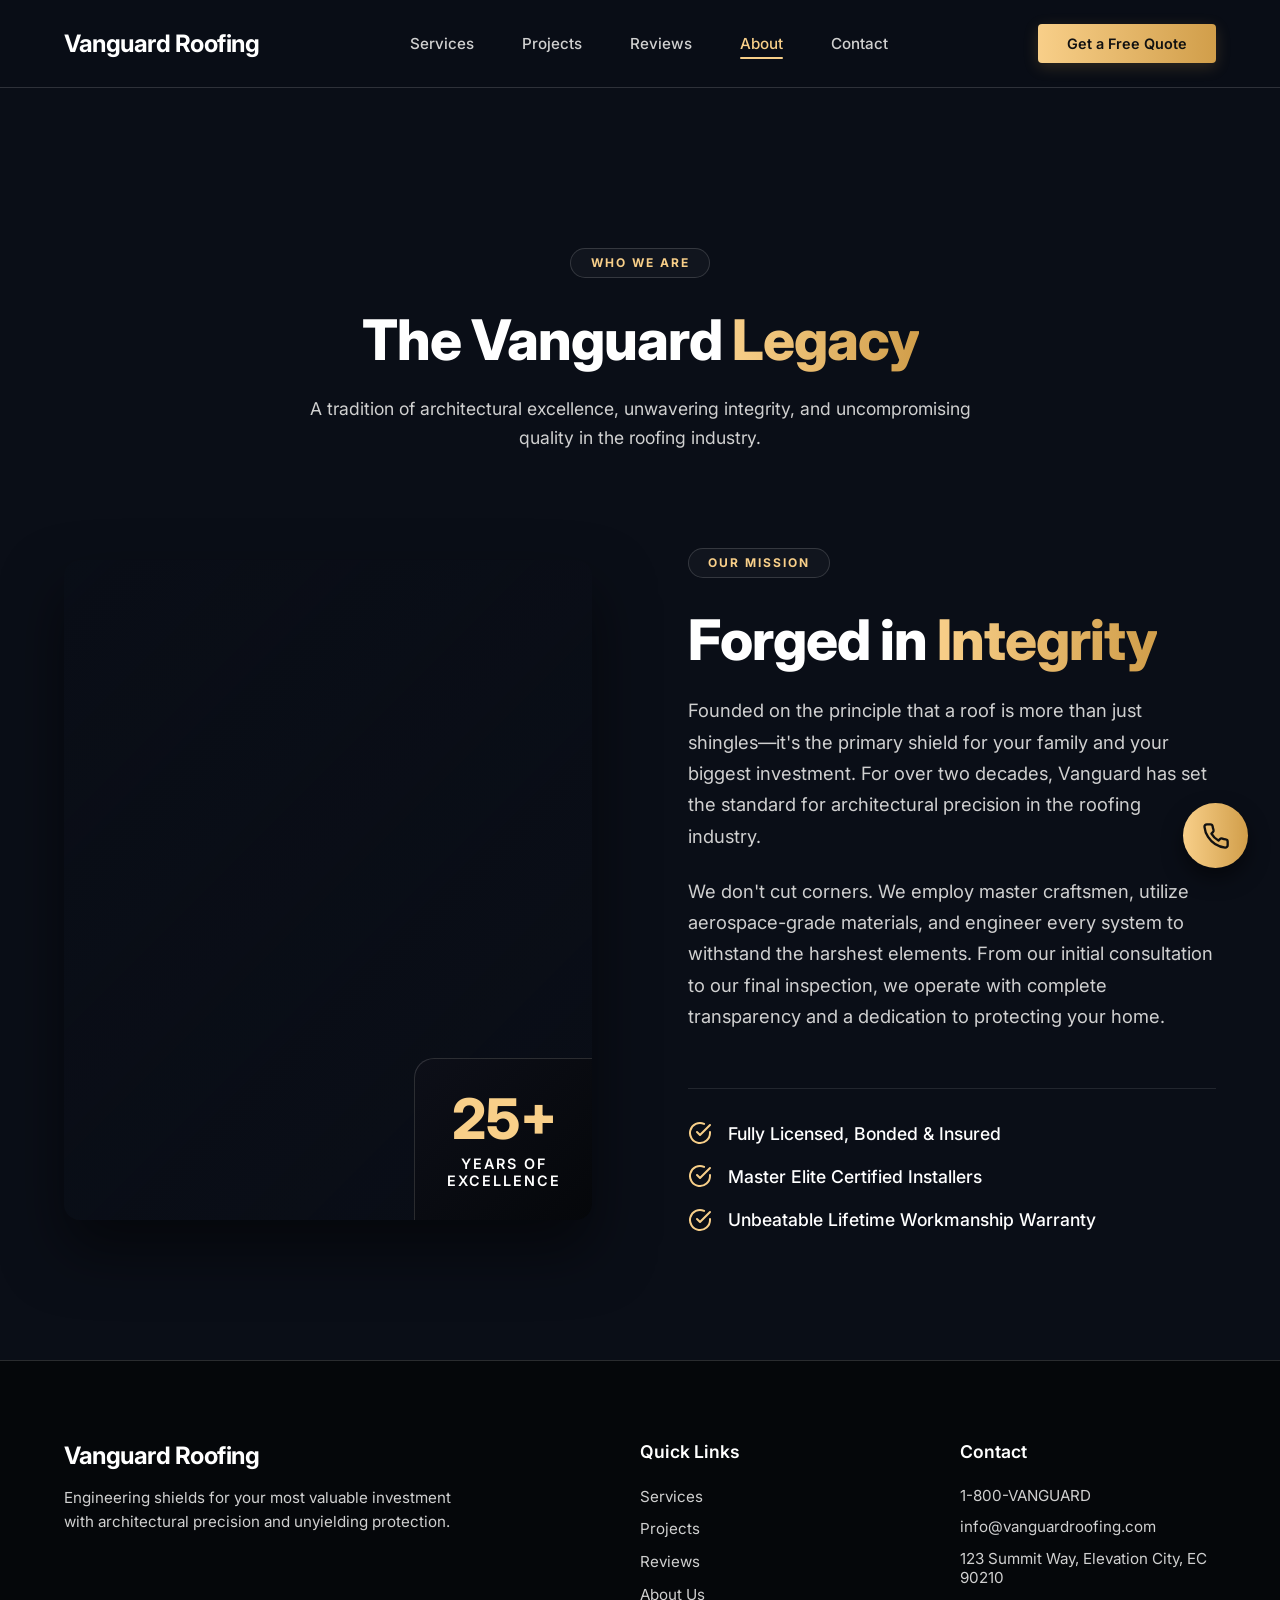
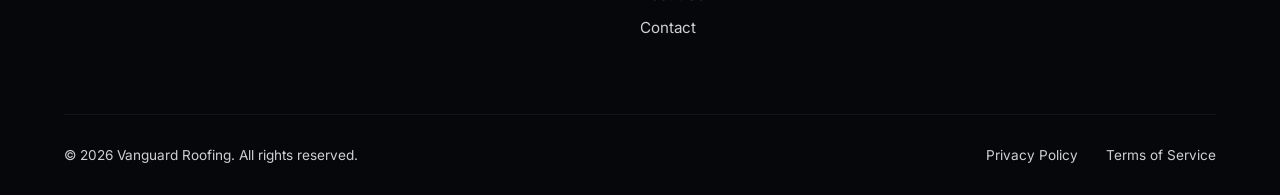
<file: demos/roofing/about.html>
<!DOCTYPE html>
<html lang="en">
<head>
    <meta charset="UTF-8">
    <meta name="viewport" content="width=device-width, initial-scale=1.0">
    <title>About Us - Vanguard Roofing</title>
    <link rel="preconnect" href="https://fonts.googleapis.com">
    <link rel="preconnect" href="https://fonts.gstatic.com" crossorigin>
    <link href="https://fonts.googleapis.com/css2?family=Inter:wght@400;500;600;700;800&display=swap" rel="stylesheet">
    <link rel="stylesheet" href="styles.css">
</head>
<body>
    <!-- Navigation -->
    <nav class="navbar solid-nav">
        <div class="logo">Vanguard Roofing</div>
        <div class="nav-links">
            <a href="index.html">Services</a>
            <a href="portfolio.html">Projects</a>
            <a href="reviews.html">Reviews</a>
            <a href="about.html" class="active">About</a>
            <a href="contact.html">Contact</a>
        </div>
        <a href="#" class="btn btn-quote-nav">Get a Free Quote</a>
    </nav>

    <!-- Header -->
    <header class="portfolio-header animate-on-scroll slide-in-up">
        <div class="tag-pill">WHO WE ARE</div>
        <h1 class="section-title">The Vanguard <span class="gradient-text">Legacy</span></h1>
        <p class="section-subtitle">A tradition of architectural excellence, unwavering integrity, and uncompromising quality in the roofing industry.</p>
    </header>

    <!-- About Section Content -->
    <section class="about-section" style="padding-top: 2rem;">
        <div class="about-container animate-on-scroll slide-in-up">
            <div class="about-image-wrapper">
                <div class="about-image"></div>
                <div class="experience-badge">
                    <span class="exp-years">25+</span>
                    <span class="exp-text">Years of<br>Excellence</span>
                </div>
            </div>
            <div class="about-content">
                <div class="tag-pill">OUR MISSION</div>
                <h2 class="section-title">Forged in <span class="gradient-text">Integrity</span></h2>
                <p class="about-desc">Founded on the principle that a roof is more than just shingles—it's the primary shield for your family and your biggest investment. For over two decades, Vanguard has set the standard for architectural precision in the roofing industry.</p>
                <p class="about-desc">We don't cut corners. We employ master craftsmen, utilize aerospace-grade materials, and engineer every system to withstand the harshest elements. From our initial consultation to our final inspection, we operate with complete transparency and a dedication to protecting your home.</p>
                
                <div class="about-highlights">
                    <div class="highlight-item">
                        <svg width="24" height="24" viewBox="0 0 24 24" fill="none" stroke="var(--gold-start)" stroke-width="2" stroke-linecap="round" stroke-linejoin="round"><path d="M22 11.08V12a10 10 0 1 1-5.93-9.14"></path><polyline points="22 4 12 14.01 9 11.01"></polyline></svg>
                        <span>Fully Licensed, Bonded & Insured</span>
                    </div>
                    <div class="highlight-item">
                        <svg width="24" height="24" viewBox="0 0 24 24" fill="none" stroke="var(--gold-start)" stroke-width="2" stroke-linecap="round" stroke-linejoin="round"><path d="M22 11.08V12a10 10 0 1 1-5.93-9.14"></path><polyline points="22 4 12 14.01 9 11.01"></polyline></svg>
                        <span>Master Elite Certified Installers</span>
                    </div>
                    <div class="highlight-item">
                        <svg width="24" height="24" viewBox="0 0 24 24" fill="none" stroke="var(--gold-start)" stroke-width="2" stroke-linecap="round" stroke-linejoin="round"><path d="M22 11.08V12a10 10 0 1 1-5.93-9.14"></path><polyline points="22 4 12 14.01 9 11.01"></polyline></svg>
                        <span>Unbeatable Lifetime Workmanship Warranty</span>
                    </div>
                </div>
            </div>
        </div>
    </section>

    <!-- Footer Section -->
    <footer class="footer">
        <div class="footer-container">
            <div class="footer-brand">
                <div class="footer-logo">Vanguard Roofing</div>
                <p class="footer-desc">Engineering shields for your most valuable investment with architectural precision and unyielding protection.</p>
            </div>
            <div class="footer-links">
                <h4 class="footer-heading">Quick Links</h4>
                <ul>
                    <li><a href="index.html">Services</a></li>
                    <li><a href="portfolio.html">Projects</a></li>
                    <li><a href="reviews.html">Reviews</a></li>
                    <li><a href="about.html">About Us</a></li>
                    <li><a href="contact.html">Contact</a></li>
                </ul>
            </div>
            <div class="footer-contact">
                <h4 class="footer-heading">Contact</h4>
                <p>1-800-VANGUARD</p>
                <p>info@vanguardroofing.com</p>
                <p>123 Summit Way, Elevation City, EC 90210</p>
            </div>
        </div>
        <div class="footer-bottom">
            <p>&copy; 2026 Vanguard Roofing. All rights reserved.</p>
            <div class="footer-legal">
                <a href="#">Privacy Policy</a>
                <a href="#">Terms of Service</a>
            </div>
        </div>
    </footer>

    <!-- Floating Action Button -->
    <button class="fab-btn btn-quote-main">
        <svg width="28" height="28" viewBox="0 0 24 24" fill="none" stroke="currentColor" stroke-width="2" stroke-linecap="round" stroke-linejoin="round"><path d="M22 16.92v3a2 2 0 0 1-2.18 2 19.79 19.79 0 0 1-8.63-3.07 19.5 19.5 0 0 1-6-6 19.79 19.79 0 0 1-3.07-8.67A2 2 0 0 1 4.11 2h3a2 2 0 0 1 2 1.72 12.84 12.84 0 0 0 .7 2.81 2 2 0 0 1-.45 2.11L8.09 9.91a16 16 0 0 0 6 6l1.27-1.27a2 2 0 0 1 2.11-.45 12.84 12.84 0 0 0 2.81.7A2 2 0 0 1 22 16.92z"></path></svg>
    </button>

    <!-- Quote Modal Setup -->
    <div class="modal-overlay" id="quoteModal">
        <div class="modal-content">
            <button class="close-modal" id="closeModal">&times;</button>
            <h2 class="modal-title">Request a <span class="gradient-text">Quote</span></h2>
            <p class="modal-subtitle">Fill out the form below and our Vanguard team will get back to you within 24 hours.</p>
            <form class="quote-form">
                <div class="form-group">
                    <label for="name">Full Name</label>
                    <input type="text" id="name" placeholder="John Doe" required>
                </div>
                <div class="form-group">
                    <label for="email">Email Address</label>
                    <input type="email" id="email" placeholder="john@example.com" required>
                </div>
                <div class="form-group">
                    <label for="phone">Phone Number</label>
                    <input type="tel" id="phone" placeholder="(555) 123-4567" required>
                </div>
                <div class="form-group">
                    <label for="service">Service Needed</label>
                    <select id="service" required>
                        <option value="">Select a service...</option>
                        <option value="replacement">Complete Roof Replacement</option>
                        <option value="repair">Precision Repair</option>
                        <option value="storm">Storm Damage Restoration</option>
                        <option value="other">Other / Not Sure</option>
                    </select>
                </div>
                <button type="submit" class="btn btn-quote-main" style="width: 100%; margin-top: 1rem;">Submit Request</button>
            </form>
        </div>
    </div>
    
    <script>
        document.addEventListener("DOMContentLoaded", function() {
            const observerOptions = {
                root: null,
                rootMargin: '0px',
                threshold: 0.15
            };

            const observer = new IntersectionObserver((entries, observer) => {
                entries.forEach(entry => {
                    if (entry.isIntersecting) {
                        entry.target.classList.add('is-visible');
                        observer.unobserve(entry.target); 
                    }
                });
            }, observerOptions);

            const animatedElements = document.querySelectorAll('.animate-on-scroll');
            animatedElements.forEach(el => observer.observe(el));

            // Modal Logic
            const modal = document.getElementById('quoteModal');
            const quoteBtns = document.querySelectorAll('.btn-quote-nav, .btn-quote-main, .fab-btn');
            const closeBtn = document.getElementById('closeModal');

            quoteBtns.forEach(btn => {
                if(btn.type !== 'submit') {
                    btn.addEventListener('click', (e) => {
                        e.preventDefault();
                        if (modal) modal.classList.add('active');
                    });
                }
            });

            if (closeBtn) {
                closeBtn.addEventListener('click', () => {
                    modal.classList.remove('active');
                });
            }

            if (modal) {
                modal.addEventListener('click', (e) => {
                    if (e.target === modal) {
                        modal.classList.remove('active');
                    }
                });
            }
        });
    </script>
</body>
</html>
</file>
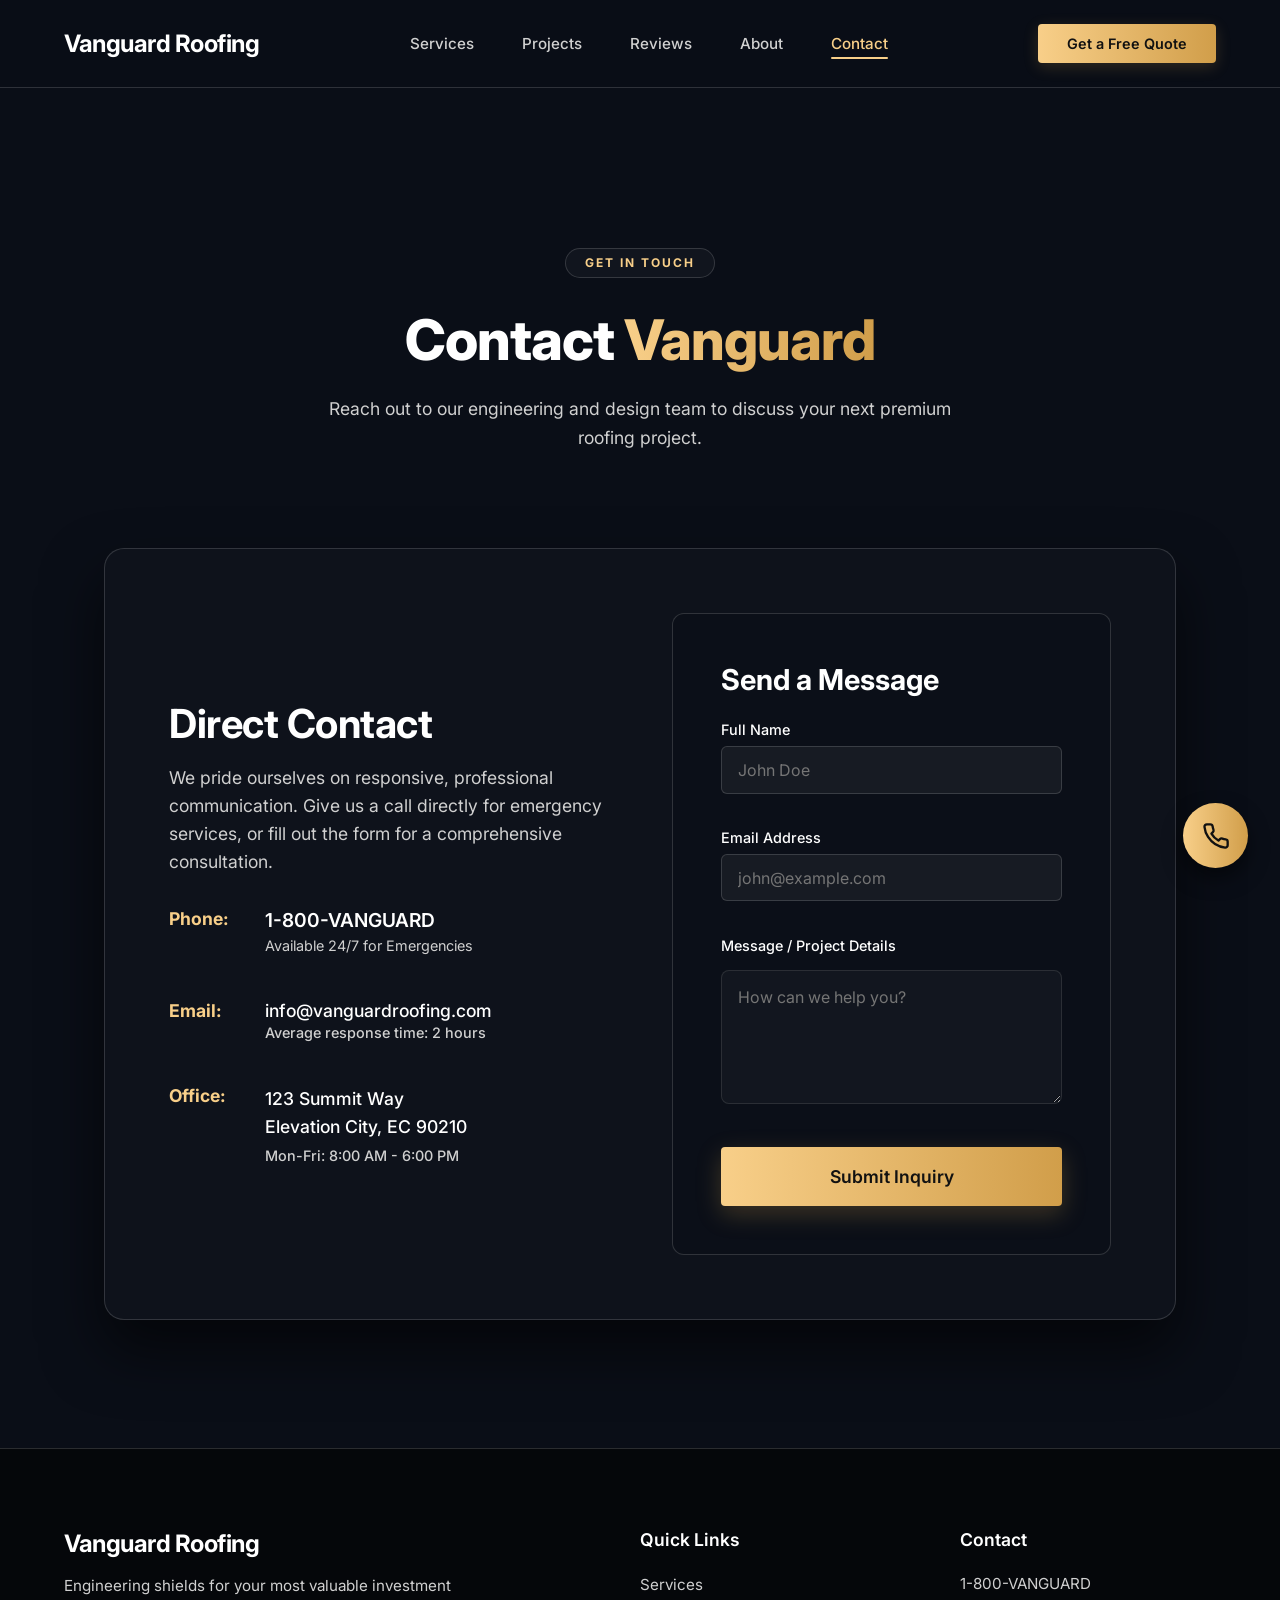
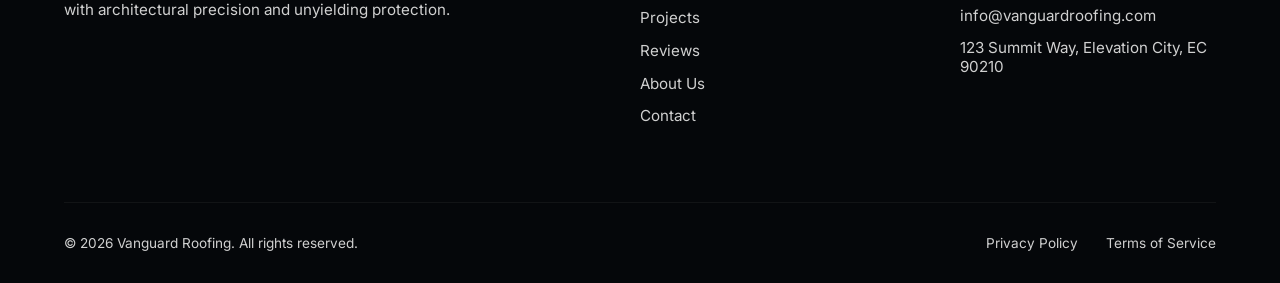
<file: demos/roofing/contact.html>
<!DOCTYPE html>
<html lang="en">
<head>
    <meta charset="UTF-8">
    <meta name="viewport" content="width=device-width, initial-scale=1.0">
    <title>Contact Us - Vanguard Roofing</title>
    <link rel="preconnect" href="https://fonts.googleapis.com">
    <link rel="preconnect" href="https://fonts.gstatic.com" crossorigin>
    <link href="https://fonts.googleapis.com/css2?family=Inter:wght@400;500;600;700;800&display=swap" rel="stylesheet">
    <link rel="stylesheet" href="styles.css">
</head>
<body>
    <!-- Navigation -->
    <nav class="navbar solid-nav">
        <div class="logo">Vanguard Roofing</div>
        <div class="nav-links">
            <a href="index.html">Services</a>
            <a href="portfolio.html">Projects</a>
            <a href="reviews.html">Reviews</a>
            <a href="about.html">About</a>
            <a href="contact.html" class="active">Contact</a>
        </div>
        <a href="#" class="btn btn-quote-nav">Get a Free Quote</a>
    </nav>

    <!-- Header -->
    <header class="portfolio-header animate-on-scroll slide-in-up">
        <div class="tag-pill">GET IN TOUCH</div>
        <h1 class="section-title">Contact <span class="gradient-text">Vanguard</span></h1>
        <p class="section-subtitle">Reach out to our engineering and design team to discuss your next premium roofing project.</p>
    </header>

    <!-- Contact Section -->
    <section class="contact-section" style="padding: 2rem 4rem 8rem; max-width: 1200px; margin: 0 auto;">
        <div class="project-container animate-on-scroll slide-in-up" style="grid-template-columns: 1fr 1fr; align-items: stretch; gap: 4rem;">
            
            <div class="contact-info" style="display: flex; flex-direction: column; justify-content: center;">
                <h3 class="project-title" style="margin-bottom: 1rem;">Direct Contact</h3>
                <p class="project-desc" style="margin-bottom: 2rem;">We pride ourselves on responsive, professional communication. Give us a call directly for emergency services, or fill out the form for a comprehensive consultation.</p>
                
                <div class="about-highlights" style="margin-top: 0; padding-top: 0; border-top: none;">
                    <div class="highlight-item" style="margin-bottom: 1.5rem; align-items: flex-start;">
                        <span style="color: var(--gold-start); font-weight: bold; width: 80px; flex-shrink: 0;">Phone:</span>
                        <span style="font-size: 1.2rem; font-weight: 600;">1-800-VANGUARD<br><span style="font-size: 0.9rem; font-weight: 400; color: var(--text-muted);">Available 24/7 for Emergencies</span></span>
                    </div>
                    <div class="highlight-item" style="margin-bottom: 1.5rem; align-items: flex-start;">
                        <span style="color: var(--gold-start); font-weight: bold; width: 80px; flex-shrink: 0;">Email:</span>
                        <span style="font-size: 1.1rem;">info@vanguardroofing.com<br><span style="font-size: 0.9rem; color: var(--text-muted);">Average response time: 2 hours</span></span>
                    </div>
                    <div class="highlight-item" style="align-items: flex-start;">
                        <span style="color: var(--gold-start); font-weight: bold; width: 80px; flex-shrink: 0;">Office:</span>
                        <span style="font-size: 1.1rem; line-height: 1.6;">123 Summit Way<br>Elevation City, EC 90210<br><span style="font-size: 0.9rem; color: var(--text-muted);">Mon-Fri: 8:00 AM - 6:00 PM</span></span>
                    </div>
                </div>
            </div>

            <div class="contact-form-wrapper" style="background: rgba(10, 14, 23, 0.5); padding: 3rem; border-radius: 12px; border: 1px solid var(--glass-border); display: flex; flex-direction: column; justify-content: center;">
                <h3 style="font-size: 1.8rem; font-weight: 700; color: var(--text-main); margin-bottom: 1.5rem;">Send a Message</h3>
                <form class="quote-form">
                    <div class="form-group" style="margin-bottom: 1rem;">
                        <label for="contact-name">Full Name</label>
                        <input type="text" id="contact-name" placeholder="John Doe" required>
                    </div>
                    <div class="form-group" style="margin-bottom: 1rem;">
                        <label for="contact-email">Email Address</label>
                        <input type="email" id="contact-email" placeholder="john@example.com" required>
                    </div>
                    <div class="form-group" style="margin-bottom: 1.5rem;">
                        <label for="contact-message">Message / Project Details</label>
                        <textarea id="contact-message" placeholder="How can we help you?" rows="5" style="width: 100%; padding: 1rem; border: 1px solid rgba(255, 255, 255, 0.1); border-radius: 8px; background: rgba(255, 255, 255, 0.03); color: var(--text-main); font-family: inherit; font-size: 1rem; margin-top: 0.5rem; transition: all 0.3s ease; resize: vertical;"></textarea>
                    </div>
                    <button type="submit" class="btn btn-quote-main" style="width: 100%;">Submit Inquiry</button>
                </form>
            </div>

        </div>
    </section>

    <!-- Footer Section -->
    <footer class="footer">
        <div class="footer-container">
            <div class="footer-brand">
                <div class="footer-logo">Vanguard Roofing</div>
                <p class="footer-desc">Engineering shields for your most valuable investment with architectural precision and unyielding protection.</p>
            </div>
            <div class="footer-links">
                <h4 class="footer-heading">Quick Links</h4>
                <ul>
                    <li><a href="index.html">Services</a></li>
                    <li><a href="portfolio.html">Projects</a></li>
                    <li><a href="reviews.html">Reviews</a></li>
                    <li><a href="about.html">About Us</a></li>
                    <li><a href="contact.html">Contact</a></li>
                </ul>
            </div>
            <div class="footer-contact">
                <h4 class="footer-heading">Contact</h4>
                <p>1-800-VANGUARD</p>
                <p>info@vanguardroofing.com</p>
                <p>123 Summit Way, Elevation City, EC 90210</p>
            </div>
        </div>
        <div class="footer-bottom">
            <p>&copy; 2026 Vanguard Roofing. All rights reserved.</p>
            <div class="footer-legal">
                <a href="#">Privacy Policy</a>
                <a href="#">Terms of Service</a>
            </div>
        </div>
    </footer>

    <!-- Floating Action Button -->
    <button class="fab-btn btn-quote-main">
        <svg width="28" height="28" viewBox="0 0 24 24" fill="none" stroke="currentColor" stroke-width="2" stroke-linecap="round" stroke-linejoin="round"><path d="M22 16.92v3a2 2 0 0 1-2.18 2 19.79 19.79 0 0 1-8.63-3.07 19.5 19.5 0 0 1-6-6 19.79 19.79 0 0 1-3.07-8.67A2 2 0 0 1 4.11 2h3a2 2 0 0 1 2 1.72 12.84 12.84 0 0 0 .7 2.81 2 2 0 0 1-.45 2.11L8.09 9.91a16 16 0 0 0 6 6l1.27-1.27a2 2 0 0 1 2.11-.45 12.84 12.84 0 0 0 2.81.7A2 2 0 0 1 22 16.92z"></path></svg>
    </button>

    <!-- Quote Modal Setup -->
    <div class="modal-overlay" id="quoteModal">
        <div class="modal-content">
            <button class="close-modal" id="closeModal">&times;</button>
            <h2 class="modal-title">Request a <span class="gradient-text">Quote</span></h2>
            <p class="modal-subtitle">Fill out the form below and our Vanguard team will get back to you within 24 hours.</p>
            <form class="quote-form">
                <div class="form-group">
                    <label for="name">Full Name</label>
                    <input type="text" id="name" placeholder="John Doe" required>
                </div>
                <div class="form-group">
                    <label for="email">Email Address</label>
                    <input type="email" id="email" placeholder="john@example.com" required>
                </div>
                <div class="form-group">
                    <label for="phone">Phone Number</label>
                    <input type="tel" id="phone" placeholder="(555) 123-4567" required>
                </div>
                <div class="form-group">
                    <label for="service">Service Needed</label>
                    <select id="service" required>
                        <option value="">Select a service...</option>
                        <option value="replacement">Complete Roof Replacement</option>
                        <option value="repair">Precision Repair</option>
                        <option value="storm">Storm Damage Restoration</option>
                        <option value="other">Other / Not Sure</option>
                    </select>
                </div>
                <button type="submit" class="btn btn-quote-main" style="width: 100%; margin-top: 1rem;">Submit Request</button>
            </form>
        </div>
    </div>
    
    <script>
        document.addEventListener("DOMContentLoaded", function() {
            const observerOptions = {
                root: null,
                rootMargin: '0px',
                threshold: 0.15
            };

            const observer = new IntersectionObserver((entries, observer) => {
                entries.forEach(entry => {
                    if (entry.isIntersecting) {
                        entry.target.classList.add('is-visible');
                        observer.unobserve(entry.target); 
                    }
                });
            }, observerOptions);

            const animatedElements = document.querySelectorAll('.animate-on-scroll');
            animatedElements.forEach(el => observer.observe(el));

            // Modal Logic
            const modal = document.getElementById('quoteModal');
            const quoteBtns = document.querySelectorAll('.btn-quote-nav, .btn-quote-main, .fab-btn');
            const closeBtn = document.getElementById('closeModal');

            quoteBtns.forEach(btn => {
                if(btn.type !== 'submit') {
                    btn.addEventListener('click', (e) => {
                        e.preventDefault();
                        if (modal) modal.classList.add('active');
                    });
                }
            });

            if (closeBtn) {
                closeBtn.addEventListener('click', () => {
                    modal.classList.remove('active');
                });
            }

            if (modal) {
                modal.addEventListener('click', (e) => {
                    if (e.target === modal) {
                        modal.classList.remove('active');
                    }
                });
            }
            
            // Textarea focus styles
            const textarea = document.getElementById('contact-message');
            if(textarea) {
                textarea.addEventListener('focus', () => {
                    textarea.style.borderColor = 'var(--gold-start)';
                    textarea.style.background = 'rgba(255, 255, 255, 0.05)';
                    textarea.style.boxShadow = '0 0 0 2px rgba(220, 172, 86, 0.2)';
                });
                textarea.addEventListener('blur', () => {
                    textarea.style.borderColor = 'rgba(255, 255, 255, 0.1)';
                    textarea.style.boxShadow = 'none';
                });
            }
        });
    </script>
</body>
</html>
</file>
<file: demos/roofing/styles.css>
@import url('https://fonts.googleapis.com/css2?family=Inter:wght@400;500;600;700;800&display=swap');

:root {
    --gold-start: #f8cf89;
    --gold-end: #d19e4a;
    --text-main: #ffffff;
    --text-muted: #d0d0d0;
    --glass-bg: rgba(255, 255, 255, 0.05);
    --glass-border: rgba(255, 255, 255, 0.15);
}

* {
    margin: 0;
    padding: 0;
    box-sizing: border-box;
    font-family: 'Inter', sans-serif;
}

body {
    background-color: #0a0e17;
    color: var(--text-main);
    overflow-x: hidden;
}

/* Hero Section */
.hero-section {
    position: relative;
    width: 100%;
    min-height: 100vh;
    display: flex;
    flex-direction: column;
    overflow: hidden;
    background-image: linear-gradient(
        to right, 
        rgba(10, 14, 23, 0.9) 0%,
        rgba(10, 14, 23, 0.6) 50%,
        rgba(10, 14, 23, 0.2) 100%
    ), url('images/roofing-hero-rooftop-upscaled.png');
    background-size: cover;
    background-position: center;
    background-repeat: no-repeat;
}

.hero-section::before {
    content: '';
    position: absolute;
    inset: 0;
    z-index: 1;
    background: linear-gradient(
        to right,
        rgba(10, 14, 23, 0.9) 0%,
        rgba(10, 14, 23, 0.58) 50%,
        rgba(10, 14, 23, 0.18) 100%
    );
    pointer-events: none;
}

.hero-video {
    position: absolute;
    inset: 0;
    width: 100%;
    height: 100%;
    object-fit: cover;
    object-position: center;
    z-index: 0;
}

/* Navbar */
.navbar {
    display: flex;
    justify-content: space-between;
    align-items: center;
    padding: 1.5rem 4rem;
    width: 100%;
    border-bottom: 1px solid var(--glass-border);
    /* subtle gradient for nav */
    background: linear-gradient(to bottom, rgba(10, 14, 23, 0.8), rgba(10, 14, 23, 0.0));
    backdrop-filter: blur(4px);
    -webkit-backdrop-filter: blur(4px);
    position: relative;
    z-index: 10;
}

.logo {
    font-size: 1.5rem;
    font-weight: 700;
    letter-spacing: -0.5px;
    color: var(--text-main);
}

.nav-links {
    display: flex;
    gap: 3rem;
}

.nav-links a {
    color: var(--text-muted);
    text-decoration: none;
    font-size: 0.95rem;
    font-weight: 500;
    transition: color 0.3s ease;
    position: relative;
}

.nav-links a:hover, .nav-links a.active {
    color: var(--gold-start);
}

.nav-links a.active::after {
    content: '';
    position: absolute;
    bottom: -6px;
    left: 0;
    width: 100%;
    height: 2px;
    background: var(--gold-start);
    border-radius: 2px;
}

/* Buttons */
.btn {
    display: inline-flex;
    align-items: center;
    justify-content: center;
    border-radius: 4px;
    font-weight: 600;
    text-decoration: none;
    transition: all 0.3s ease;
    cursor: pointer;
}

.btn-quote-nav {
    background: linear-gradient(90deg, var(--gold-start) 0%, var(--gold-end) 100%);
    color: #111;
    font-size: 0.9rem;
    padding: 0.7rem 1.8rem;
    box-shadow: 0 4px 15px rgba(209, 158, 74, 0.2);
}

.btn-quote-nav:hover {
    box-shadow: 0 6px 20px rgba(209, 158, 74, 0.4);
    transform: translateY(-2px);
}

.btn-quote-main {
    background: linear-gradient(90deg, var(--gold-start) 0%, var(--gold-end) 100%);
    color: #111;
    font-size: 1.1rem;
    padding: 1.2rem 2.8rem;
    box-shadow: 0 8px 25px rgba(209, 158, 74, 0.25);
    border: none;
}

.btn-quote-main:hover {
    box-shadow: 0 10px 30px rgba(209, 158, 74, 0.4);
    transform: translateY(-2px);
}

.btn-portfolio {
    background: rgba(255, 255, 255, 0.05);
    color: var(--text-main);
    font-size: 1.1rem;
    padding: 1.2rem 2.8rem;
    border: 1px solid var(--glass-border);
    backdrop-filter: blur(10px);
    -webkit-backdrop-filter: blur(10px);
}

.btn-portfolio:hover {
    background: rgba(255, 255, 255, 0.1);
    border-color: rgba(255, 255, 255, 0.3);
    transform: translateY(-2px);
}

/* Hero Content */
.hero-content {
    flex: 1;
    display: flex;
    flex-direction: column;
    justify-content: center;
    padding: 0 4rem;
    max-width: 1200px;
    z-index: 5;
    margin-top: -5vh;
}

.tag-pill {
    display: inline-block;
    align-self: flex-start;
    padding: 0.4rem 1.2rem;
    border-radius: 30px;
    background: rgba(255, 255, 255, 0.03);
    border: 1px solid var(--glass-border);
    backdrop-filter: blur(8px);
    -webkit-backdrop-filter: blur(8px);
    font-size: 0.75rem;
    font-weight: 700;
    letter-spacing: 2px;
    color: var(--gold-start);
    text-transform: uppercase;
    margin-bottom: 2rem;
}

.hero-heading {
    font-size: 5rem;
    font-weight: 800;
    line-height: 1.05;
    letter-spacing: -2px;
    margin-bottom: 1.8rem;
    text-shadow: 0 4px 20px rgba(0,0,0,0.4);
}

.gradient-text {
    background: linear-gradient(90deg, var(--gold-start) 0%, var(--gold-end) 100%);
    -webkit-background-clip: text;
    -webkit-text-fill-color: transparent;
    background-clip: text;
}

.hero-subtext {
    font-size: 1.15rem;
    line-height: 1.6;
    color: var(--text-muted);
    margin-bottom: 2.5rem;
    max-width: 600px;
    text-shadow: 0 2px 10px rgba(0,0,0,0.5);
    font-weight: 400;
}

.hero-actions {
    display: flex;
    gap: 1.5rem;
}

/* Responsive */
@media (max-width: 992px) {
    .hero-heading {
        font-size: 4rem;
    }
    
    .nav-links {
        display: none;
    }
}

@media (max-width: 768px) {
    .navbar {
        padding: 1.2rem 2rem;
    }
    
    .hero-content {
        padding: 0 2rem;
        margin-top: 0;
    }
    
    .hero-heading {
        font-size: 3rem;
    }
    
    .hero-subtext {
        font-size: 1rem;
    }
    
    .hero-actions {
        flex-direction: column;
        gap: 1rem;
    }
    
    .btn {
        width: 100%;
    }
}

/* Services Section */
.services-section {
    padding: 8rem 4rem;
    max-width: 1400px;
    margin: 0 auto;
    position: relative;
    z-index: 2;
}

.services-header {
    text-align: center;
    margin-bottom: 6rem;
    max-width: 800px;
    margin-left: auto;
    margin-right: auto;
}

.section-title {
    font-size: 3.5rem;
    font-weight: 800;
    line-height: 1.1;
    letter-spacing: -1px;
    margin-bottom: 1.5rem;
}

.section-subtitle {
    font-size: 1.1rem;
    color: var(--text-muted);
    line-height: 1.6;
}

.service-list {
    display: flex;
    flex-direction: column;
    gap: 8rem;
}

.service-item {
    display: grid;
    grid-template-columns: 1fr 1fr;
    gap: 6rem;
    align-items: center;
}

.service-item.reverse .service-image-wrapper {
    order: 2;
}

.service-item.reverse .service-content {
    order: 1;
}

.service-image-wrapper {
    position: relative;
    border-radius: 12px;
    overflow: hidden;
    aspect-ratio: 4/3;
    border: 1px solid var(--glass-border);
    box-shadow: 0 20px 40px rgba(0,0,0,0.5);
}

.service-image {
    width: 100%;
    height: 100%;
    background-size: cover;
    background-position: center;
    transition: transform 0.5s ease;
}

.service-image-wrapper:hover .service-image {
    transform: scale(1.05);
}

/* Elegant dark gradients combined with images */
.placeholder-img-1 { 
    background: linear-gradient(135deg, rgba(10, 14, 23, 0.4) 0%, rgba(10, 14, 23, 0.8) 100%), url('https://images.unsplash.com/photo-1600585154340-be6161a56a0c?ixlib=rb-4.0.3&auto=format&fit=crop&w=1000&q=80'); 
    background-size: cover;
    background-position: center;
}
.placeholder-img-2 { 
    background: linear-gradient(135deg, rgba(10, 14, 23, 0.4) 0%, rgba(10, 14, 23, 0.8) 100%), url('https://images.unsplash.com/photo-1504307651254-35680f356dfd?ixlib=rb-4.0.3&auto=format&fit=crop&w=1000&q=80'); 
    background-size: cover;
    background-position: center;
}
.placeholder-img-3 { 
    background: linear-gradient(135deg, rgba(10, 14, 23, 0.4) 0%, rgba(10, 14, 23, 0.8) 100%), url('https://images.unsplash.com/photo-1527018601619-a508a2be00cd?ixlib=rb-4.0.3&auto=format&fit=crop&w=1000&q=80'); 
    background-size: cover;
    background-position: center;
}

/* Animations */
.animate-on-scroll {
    opacity: 0;
    transition: opacity 0.8s cubic-bezier(0.16, 1, 0.3, 1), transform 0.8s cubic-bezier(0.16, 1, 0.3, 1);
    will-change: opacity, transform;
}

.fade-in {
    opacity: 0;
}
.fade-in.is-visible {
    opacity: 1;
}

.slide-in-left {
    transform: translateX(-50px);
}
.slide-in-left.is-visible {
    opacity: 1;
    transform: translateX(0);
}

.slide-in-right {
    transform: translateX(50px);
}
.slide-in-right.is-visible {
    opacity: 1;
    transform: translateX(0);
}

.slide-in-up {
    transform: translateY(50px);
}
.slide-in-up.is-visible {
    opacity: 1;
    transform: translateY(0);
}

.service-content {
    display: flex;
    flex-direction: column;
    align-items: flex-start;
}

.service-title {
    font-size: 2.5rem;
    font-weight: 700;
    margin-bottom: 1.5rem;
    letter-spacing: -0.5px;
}

.service-desc {
    font-size: 1.1rem;
    color: var(--text-muted);
    line-height: 1.6;
    margin-bottom: 2rem;
}

.service-features {
    list-style: none;
    margin-bottom: 2.5rem;
    display: flex;
    flex-direction: column;
    gap: 1rem;
}

.service-features li {
    display: flex;
    align-items: center;
    gap: 1rem;
    font-size: 1.05rem;
    color: var(--text-main);
    font-weight: 500;
}

.service-features li::before {
    content: '';
    display: block;
    width: 20px;
    height: 2px;
    background: var(--gold-start);
}

.btn-text {
    color: var(--gold-start);
    text-decoration: none;
    font-weight: 600;
    font-size: 1.1rem;
    display: flex;
    align-items: center;
    gap: 0.5rem;
    transition: all 0.3s ease;
}

.btn-text:hover {
    color: var(--gold-end);
    gap: 0.8rem;
}

@media (max-width: 992px) {
    .service-item, .service-item.reverse {
        grid-template-columns: 1fr;
        gap: 3rem;
    }
    
    .service-item.reverse .service-image-wrapper {
        order: 1;
    }
    
    .service-item.reverse .service-content {
        order: 2;
    }
    
    .section-title {
        font-size: 2.8rem;
    }
    
    .services-section {
        padding: 6rem 2rem;
    }
}

/* Future Project Section */
.future-project-section {
    padding: 8rem 4rem;
    max-width: 1400px;
    margin: 0 auto;
    position: relative;
    z-index: 2;
}

.project-container {
    display: grid;
    grid-template-columns: 1fr 1.2fr;
    gap: 4rem;
    align-items: center;
    background: rgba(255, 255, 255, 0.02);
    border: 1px solid var(--glass-border);
    border-radius: 20px;
    padding: 4rem;
    box-shadow: 0 30px 60px rgba(0,0,0,0.6);
}

.project-content {
    display: flex;
    flex-direction: column;
    align-items: flex-start;
}

.project-title {
    font-size: 2.5rem;
    font-weight: 700;
    margin-bottom: 1.5rem;
    letter-spacing: -0.5px;
    color: var(--text-main);
}

.project-desc {
    font-size: 1.1rem;
    color: var(--text-muted);
    line-height: 1.6;
    margin-bottom: 2.5rem;
}

.project-stats {
    display: flex;
    gap: 3rem;
    margin-bottom: 3rem;
    flex-wrap: wrap;
}

.stat-item {
    display: flex;
    flex-direction: column;
    gap: 0.5rem;
}

.stat-value {
    font-size: 2rem;
    font-weight: 800;
    color: var(--gold-start);
    line-height: 1;
}

.stat-label {
    font-size: 0.85rem;
    text-transform: uppercase;
    letter-spacing: 1px;
    color: var(--text-muted);
    font-weight: 600;
}

.project-image-wrapper {
    position: relative;
    border-radius: 12px;
    overflow: hidden;
    aspect-ratio: 16/10;
    box-shadow: 0 20px 40px rgba(0,0,0,0.4);
}

.project-image {
    width: 100%;
    height: 100%;
    background: linear-gradient(135deg, rgba(10, 14, 23, 0.2) 0%, rgba(10, 14, 23, 0.6) 100%), url('https://images.unsplash.com/photo-1512917774080-9991f1c4c750?ixlib=rb-4.0.3&auto=format&fit=crop&w=1000&q=80');
    background-size: cover;
    background-position: center;
    transition: transform 0.5s ease;
}

.project-container:hover .project-image {
    transform: scale(1.05);
}

@media (max-width: 992px) {
    .project-container {
        grid-template-columns: 1fr;
        padding: 2rem;
        gap: 3rem;
    }
    
    .future-project-section {
        padding: 6rem 2rem;
    }
}

/* Reviews Section */
.reviews-section {
    padding: 8rem 4rem;
    max-width: 1400px;
    margin: 0 auto;
    position: relative;
    z-index: 2;
}

.reviews-grid {
    display: grid;
    grid-template-columns: repeat(3, 1fr);
    gap: 2.5rem;
}

.review-card {
    background: rgba(255, 255, 255, 0.03);
    border: 1px solid var(--glass-border);
    border-radius: 16px;
    padding: 2.5rem;
    display: flex;
    flex-direction: column;
    justify-content: space-between;
    transition: transform 0.3s ease, box-shadow 0.3s ease;
}

.review-card:hover {
    transform: translateY(-5px);
    box-shadow: 0 15px 30px rgba(0,0,0,0.4);
    background: rgba(255, 255, 255, 0.05);
}

.stars {
    color: var(--gold-start);
    font-size: 1.5rem;
    letter-spacing: 2px;
    margin-bottom: 1.5rem;
}

.review-text {
    font-size: 1.05rem;
    line-height: 1.6;
    color: var(--text-muted);
    margin-bottom: 2rem;
    font-style: italic;
    flex-grow: 1;
}

.reviewer {
    display: flex;
    align-items: center;
    gap: 1rem;
    border-top: 1px solid rgba(255, 255, 255, 0.1);
    padding-top: 1.5rem;
}

.reviewer-img {
    width: 50px;
    height: 50px;
    border-radius: 50%;
    object-fit: cover;
    border: 2px solid var(--gold-start);
}

.reviewer-info {
    display: flex;
    flex-direction: column;
}

.reviewer-name {
    font-weight: 700;
    font-size: 1rem;
    color: var(--text-main);
}

.reviewer-location {
    font-size: 0.85rem;
    color: var(--gold-end);
}

@media (max-width: 992px) {
    .reviews-grid {
        grid-template-columns: 1fr 1fr;
    }
}

@media (max-width: 768px) {
    .reviews-grid {
        grid-template-columns: 1fr;
    }
    .reviews-section {
        padding: 6rem 2rem;
    }
}

/* About Section */
.about-section {
    padding: 8rem 4rem;
    max-width: 1400px;
    margin: 0 auto;
    position: relative;
    z-index: 2;
}

.about-container {
    display: grid;
    grid-template-columns: 1fr 1fr;
    gap: 6rem;
    align-items: center;
}

.about-image-wrapper {
    position: relative;
    border-radius: 16px;
    overflow: hidden;
    aspect-ratio: 4/5;
    box-shadow: 0 30px 60px rgba(0,0,0,0.5);
}

.about-image {
    width: 100%;
    height: 100%;
    background: linear-gradient(135deg, rgba(10, 14, 23, 0.2) 0%, rgba(10, 14, 23, 0.6) 100%), url('https://images.unsplash.com/photo-1541888086425-d81bb19240f5?ixlib=rb-4.0.3&auto=format&fit=crop&w=1000&q=80');
    background-size: cover;
    background-position: center;
}

.experience-badge {
    position: absolute;
    bottom: -1px;
    right: -1px;
    background: linear-gradient(135deg, #0d0f18 0%, #05070a 100%);
    padding: 2rem;
    border-top-left-radius: 20px;
    display: flex;
    flex-direction: column;
    align-items: center;
    border-top: 1px solid var(--glass-border);
    border-left: 1px solid var(--glass-border);
}

.exp-years {
    font-size: 3.5rem;
    font-weight: 800;
    line-height: 1;
    color: var(--gold-start);
    margin-bottom: 0.5rem;
}

.exp-text {
    font-size: 0.9rem;
    text-transform: uppercase;
    letter-spacing: 2px;
    font-weight: 600;
    color: var(--text-main);
    text-align: center;
}

.about-content {
    display: flex;
    flex-direction: column;
    align-items: flex-start;
}

.about-desc {
    font-size: 1.15rem;
    color: var(--text-muted);
    line-height: 1.7;
    margin-bottom: 1.5rem;
}

.about-highlights {
    display: flex;
    flex-direction: column;
    gap: 1.2rem;
    margin-top: 2rem;
    padding-top: 2rem;
    border-top: 1px solid rgba(255, 255, 255, 0.1);
    width: 100%;
}

.highlight-item {
    display: flex;
    align-items: center;
    gap: 1rem;
    font-size: 1.1rem;
    font-weight: 500;
    color: var(--text-main);
}

@media (max-width: 992px) {
    .about-container {
        grid-template-columns: 1fr;
        gap: 4rem;
    }
    
    .about-image-wrapper {
        order: 2;
        max-width: 600px;
        margin: 0 auto;
    }
    
    .about-content {
        order: 1;
    }
}

/* Modal Styles */
.modal-overlay {
    position: fixed;
    top: 0;
    left: 0;
    width: 100%;
    height: 100%;
    background: rgba(0, 0, 0, 0.8);
    backdrop-filter: blur(5px);
    -webkit-backdrop-filter: blur(5px);
    z-index: 1000;
    display: flex;
    justify-content: center;
    align-items: center;
    opacity: 0;
    pointer-events: none;
    transition: opacity 0.3s ease;
}

.modal-overlay.active {
    opacity: 1;
    pointer-events: all;
}

.modal-content {
    background: #0d0f18;
    border: 1px solid var(--glass-border);
    border-radius: 12px;
    padding: 3rem;
    width: 90%;
    max-width: 500px;
    position: relative;
    transform: translateY(20px) scale(0.95);
    transition: transform 0.3s cubic-bezier(0.16, 1, 0.3, 1);
    box-shadow: 0 25px 50px rgba(0,0,0,0.5);
}

.modal-overlay.active .modal-content {
    transform: translateY(0) scale(1);
}

.close-modal {
    position: absolute;
    top: 1rem;
    right: 1.5rem;
    background: none;
    border: none;
    color: var(--text-muted);
    font-size: 2rem;
    cursor: pointer;
    transition: color 0.3s ease;
    line-height: 1;
}

.close-modal:hover {
    color: var(--text-main);
}

.modal-title {
    font-size: 2rem;
    font-weight: 700;
    margin-bottom: 0.5rem;
}

.modal-subtitle {
    color: var(--text-muted);
    font-size: 0.95rem;
    margin-bottom: 2rem;
    line-height: 1.5;
}

.quote-form {
    display: flex;
    flex-direction: column;
    gap: 1.2rem;
}

.form-group {
    display: flex;
    flex-direction: column;
    gap: 0.5rem;
}

.form-group label {
    font-size: 0.9rem;
    font-weight: 500;
    color: var(--text-main);
}

.form-group input, .form-group select {
    background: rgba(255, 255, 255, 0.05);
    border: 1px solid var(--glass-border);
    border-radius: 6px;
    padding: 0.8rem 1rem;
    color: var(--text-main);
    font-size: 1rem;
    transition: border-color 0.3s ease;
}

.form-group input:focus, .form-group select:focus {
    outline: none;
    border-color: var(--gold-start);
    background: rgba(255, 255, 255, 0.08);
}

.form-group select option {
    background: #0d0f18;
    color: var(--text-main);
}

/* Portfolio Page */
.solid-nav {
    background: rgba(10, 14, 23, 0.95);
    border-bottom: 1px solid var(--glass-border);
}

.portfolio-header {
    padding: 10rem 4rem 4rem;
    text-align: center;
    max-width: 800px;
    margin: 0 auto;
}

.portfolio-grid-section {
    padding: 2rem 4rem 8rem;
    max-width: 1400px;
    margin: 0 auto;
}

.portfolio-grid {
    display: grid;
    grid-template-columns: repeat(auto-fill, minmax(400px, 1fr));
    gap: 2rem;
}

.portfolio-item {
    position: relative;
    border-radius: 12px;
    overflow: hidden;
    aspect-ratio: 4/3;
    cursor: pointer;
    box-shadow: 0 15px 30px rgba(0,0,0,0.4);
}

.portfolio-img {
    width: 100%;
    height: 100%;
    background-size: cover;
    background-position: center;
    transition: transform 0.6s cubic-bezier(0.16, 1, 0.3, 1);
}

.portfolio-item:hover .portfolio-img {
    transform: scale(1.1);
}

.portfolio-overlay {
    position: absolute;
    inset: 0;
    background: linear-gradient(to top, rgba(0,0,0,0.9) 0%, rgba(0,0,0,0) 60%);
    display: flex;
    flex-direction: column;
    justify-content: flex-end;
    padding: 2rem;
    opacity: 0;
    transform: translateY(20px);
    transition: all 0.4s ease;
}

.portfolio-item:hover .portfolio-overlay {
    opacity: 1;
    transform: translateY(0);
}

.portfolio-title {
    font-size: 1.5rem;
    font-weight: 700;
    color: var(--text-main);
    margin-bottom: 0.2rem;
}

.portfolio-category {
    color: var(--gold-start);
    font-weight: 600;
    font-size: 0.9rem;
    text-transform: uppercase;
    letter-spacing: 1px;
}

@media (max-width: 768px) {
    .portfolio-grid {
        grid-template-columns: 1fr;
    }
}

/* Project Modal Specific Styles */
.project-modal-content {
    max-width: 1000px;
    padding: 0;
    overflow: hidden;
    background: #0a0e17;
}

.project-modal-grid {
    display: grid;
    grid-template-columns: 1fr 1fr;
    height: 100%;
}

.project-modal-details {
    padding: 4rem 3rem;
    display: flex;
    flex-direction: column;
    justify-content: center;
}

.project-modal-image-wrapper {
    width: 100%;
    height: 100%;
    min-height: 500px;
}

.project-modal-image {
    width: 100%;
    height: 100%;
    object-fit: cover;
}

.project-modal-desc {
    color: var(--text-muted);
    line-height: 1.6;
    font-size: 1.05rem;
}

@media (max-width: 992px) {
    .project-modal-grid {
        grid-template-columns: 1fr;
    }
    .project-modal-image-wrapper {
        min-height: 300px;
        order: -1; /* Image on top for mobile */
    }
    .project-modal-details {
        padding: 3rem 2rem;
    }
}

/* Trust Badges */
.trust-badges-section {
    background: #05070a;
    padding: 3rem 0;
    border-top: 1px solid var(--glass-border);
    border-bottom: 1px solid var(--glass-border);
}

.trust-container {
    max-width: 1200px;
    margin: 0 auto;
    padding: 0 2rem;
    text-align: center;
}

.trust-text {
    color: var(--gold-start);
    font-size: 0.85rem;
    letter-spacing: 2px;
    font-weight: 700;
    margin-bottom: 2rem;
}

.badges-grid {
    display: flex;
    justify-content: space-around;
    align-items: center;
    flex-wrap: wrap;
    gap: 2rem;
}

.badge-item {
    display: flex;
    align-items: center;
    gap: 1rem;
    color: var(--text-muted);
    font-weight: 600;
    font-size: 1.1rem;
}

@media (max-width: 768px) {
    .badges-grid {
        flex-direction: column;
        align-items: flex-start;
    }
}

/* Process Section */
.process-section {
    padding: 8rem 4rem;
    max-width: 1400px;
    margin: 0 auto;
}

.process-grid {
    display: grid;
    grid-template-columns: repeat(4, 1fr);
    gap: 2rem;
    margin-top: 4rem;
    position: relative;
}

.process-grid::before {
    content: '';
    position: absolute;
    top: 40px;
    left: 10%;
    right: 10%;
    height: 1px;
    background: rgba(255, 255, 255, 0.1);
    z-index: 0;
}

.process-step {
    position: relative;
    background: rgba(255, 255, 255, 0.02);
    border: 1px solid var(--glass-border);
    border-radius: 12px;
    padding: 2rem;
    text-align: center;
    z-index: 1;
}

.step-number {
    width: 80px;
    height: 80px;
    background: #0d0f18;
    border: 2px solid var(--gold-start);
    border-radius: 50%;
    display: flex;
    align-items: center;
    justify-content: center;
    font-size: 1.8rem;
    font-weight: 800;
    color: var(--gold-start);
    margin: 0 auto 1.5rem;
    box-shadow: 0 0 20px rgba(220, 172, 86, 0.2);
}

.step-title {
    font-size: 1.3rem;
    color: var(--text-main);
    margin-bottom: 1rem;
}

.step-desc {
    color: var(--text-muted);
    font-size: 0.95rem;
    line-height: 1.6;
}

@media (max-width: 992px) {
    .process-grid {
        grid-template-columns: 1fr 1fr;
    }
    .process-grid::before {
        display: none;
    }
}
@media (max-width: 768px) {
    .process-grid {
        grid-template-columns: 1fr;
    }
}

/* FAQ Section */
.faq-section {
    padding: 4rem 4rem 8rem;
    max-width: 900px;
    margin: 0 auto;
}

.faq-header {
    text-align: center;
    margin-bottom: 4rem;
}

.faq-item {
    border-bottom: 1px solid rgba(255, 255, 255, 0.1);
    margin-bottom: 1rem;
}

.faq-question {
    width: 100%;
    text-align: left;
    background: none;
    border: none;
    color: var(--text-main);
    font-size: 1.2rem;
    font-weight: 600;
    padding: 1.5rem 0;
    display: flex;
    justify-content: space-between;
    align-items: center;
    cursor: pointer;
    font-family: inherit;
}

.faq-icon {
    font-size: 1.5rem;
    color: var(--gold-start);
    transition: transform 0.3s ease;
}

.faq-question.active .faq-icon {
    transform: rotate(45deg);
}

.faq-answer {
    max-height: 0;
    overflow: hidden;
    transition: max-height 0.3s ease;
}

.faq-answer p {
    padding-bottom: 1.5rem;
    color: var(--text-muted);
    line-height: 1.6;
}

/* Floating Action Button */
.fab-btn {
    position: fixed;
    bottom: 2rem;
    right: 2rem;
    width: 65px;
    height: 65px;
    border-radius: 50%;
    display: flex;
    align-items: center;
    justify-content: center;
    padding: 0;
    z-index: 999;
    box-shadow: 0 10px 20px rgba(0,0,0,0.5);
    animation: pulse-fab 2s infinite;
}

@keyframes pulse-fab {
    0% { box-shadow: 0 0 0 0 rgba(220, 172, 86, 0.4); }
    70% { box-shadow: 0 0 0 15px rgba(220, 172, 86, 0); }
    100% { box-shadow: 0 0 0 0 rgba(220, 172, 86, 0); }
}

@media (max-width: 768px) {
    .fab-btn {
        bottom: 1.5rem;
        right: 1.5rem;
    }
}

/* Before / After Slider */
.ba-section {
    padding: 2rem 4rem 4rem;
    max-width: 1200px;
    margin: 0 auto;
}

.ba-header {
    text-align: center;
    margin-bottom: 3rem;
}

.ba-slider-container {
    position: relative;
    width: 100%;
    aspect-ratio: 16/9;
    border-radius: 12px;
    overflow: hidden;
    border: 1px solid var(--glass-border);
    box-shadow: 0 20px 40px rgba(0,0,0,0.4);
}

.ba-slider-container img {
    position: absolute;
    top: 0;
    left: 0;
    width: 100%;
    height: 100%;
    object-fit: cover;
}

.ba-image-after {
    z-index: 1;
}

.ba-image-before {
    z-index: 2;
    clip-path: polygon(0 0, 50% 0, 50% 100%, 0 100%);
}

.ba-slider {
    position: absolute;
    top: 0;
    left: 0;
    width: 100%;
    height: 100%;
    z-index: 4;
    opacity: 0;
    cursor: ew-resize;
    margin: 0;
}

.ba-slider-line {
    position: absolute;
    top: 0;
    bottom: 0;
    left: 50%;
    width: 4px;
    background: var(--gold-start);
    z-index: 3;
    transform: translateX(-50%);
    pointer-events: none;
    box-shadow: 0 0 10px rgba(220, 172, 86, 0.5);
}

.ba-slider-button {
    position: absolute;
    top: 50%;
    left: 50%;
    transform: translate(-50%, -50%);
    width: 48px;
    height: 48px;
    background: var(--gold-start);
    border-radius: 50%;
    display: flex;
    align-items: center;
    justify-content: center;
    box-shadow: 0 0 15px rgba(0,0,0,0.5);
    border: 2px solid #fff;
}

.ba-slider-button svg {
    color: #05070a;
    width: 24px;
    height: 24px;
}

.ba-labels {
    position: absolute;
    top: 1.5rem;
    left: 1.5rem;
    right: 1.5rem;
    display: flex;
    justify-content: space-between;
    z-index: 3;
    pointer-events: none;
}

.ba-label {
    background: rgba(10, 14, 23, 0.8);
    color: #fff;
    padding: 0.5rem 1rem;
    border-radius: 4px;
    font-size: 0.9rem;
    font-weight: 700;
    letter-spacing: 1px;
    border: 1px solid var(--glass-border);
    backdrop-filter: blur(5px);
}

@media (max-width: 768px) {
    .ba-section {
        padding: 2rem 2rem;
    }
}

/* Chat Window */
.chat-window {
    position: fixed;
    bottom: 100px;
    right: 2rem;
    width: 350px;
    background: #0d0f18;
    border: 1px solid var(--gold-start);
    border-radius: 12px;
    box-shadow: 0 10px 40px rgba(0,0,0,0.5), 0 0 20px rgba(220, 172, 86, 0.1);
    z-index: 998;
    display: flex;
    flex-direction: column;
    overflow: hidden;
    transform: translateY(20px);
    opacity: 0;
    pointer-events: none;
    transition: all 0.3s cubic-bezier(0.16, 1, 0.3, 1);
}

.chat-window.active {
    transform: translateY(0);
    opacity: 1;
    pointer-events: all;
}

.chat-header {
    background: linear-gradient(90deg, var(--gold-start) 0%, var(--gold-end) 100%);
    padding: 1rem;
    display: flex;
    justify-content: space-between;
    align-items: center;
}

.chat-agent {
    display: flex;
    align-items: center;
    gap: 0.8rem;
}

.chat-avatar {
    width: 40px;
    height: 40px;
    background: #111;
    border-radius: 50%;
    display: flex;
    align-items: center;
    justify-content: center;
    color: var(--gold-start);
}

.close-chat {
    background: none;
    border: none;
    color: #111;
    font-size: 1.5rem;
    cursor: pointer;
}

.chat-body {
    padding: 1.5rem;
    min-height: 250px;
    display: flex;
    flex-direction: column;
    gap: 1rem;
    background: rgba(255,255,255,0.02);
}

.chat-message {
    padding: 1rem;
    border-radius: 8px;
    font-size: 0.95rem;
    line-height: 1.5;
    max-width: 85%;
}

.chat-message.agent {
    background: rgba(220, 172, 86, 0.1);
    border: 1px solid rgba(220, 172, 86, 0.2);
    align-self: flex-start;
    border-top-left-radius: 0;
}

.chat-input-area {
    padding: 1rem;
    border-top: 1px solid var(--glass-border);
    display: flex;
    gap: 0.5rem;
}

.chat-input {
    flex: 1;
    background: rgba(255, 255, 255, 0.05);
    border: 1px solid var(--glass-border);
    border-radius: 20px;
    padding: 0.5rem 1rem;
    color: var(--text-main);
    font-size: 0.95rem;
    outline: none;
}

.chat-input:focus {
    border-color: var(--gold-start);
}

.chat-send {
    background: var(--gold-start);
    border: none;
    width: 40px;
    height: 40px;
    border-radius: 50%;
    color: #111;
    display: flex;
    align-items: center;
    justify-content: center;
    cursor: pointer;
    transition: transform 0.2s;
}

.chat-send:hover {
    transform: scale(1.05);
}

@media (max-width: 768px) {
    .chat-window {
        bottom: 80px;
        right: 1.5rem;
        left: 1.5rem;
        width: auto;
    }
}

/* Footer Section */
.footer {
    width: 100%;
    background-color: #05070a;
    border-top: 1px solid var(--glass-border);
    padding: 5rem 4rem 2rem;
    color: var(--text-muted);
}

.footer-container {
    width: 100%;
    max-width: 100%;
    margin: 0 auto;
    display: grid;
    grid-template-columns: 2fr 1fr 1fr;
    gap: 4rem;
    margin-bottom: 4rem;
}

.footer-brand .footer-logo {
    font-size: 1.5rem;
    font-weight: 700;
    letter-spacing: -0.5px;
    color: var(--text-main);
    margin-bottom: 1rem;
}

.footer-desc {
    line-height: 1.6;
    max-width: 400px;
    font-size: 0.95rem;
}

.footer-heading {
    color: var(--text-main);
    font-size: 1.1rem;
    font-weight: 600;
    margin-bottom: 1.5rem;
}

.footer-links ul {
    list-style: none;
}

.footer-links li {
    margin-bottom: 0.8rem;
}

.footer-links a {
    color: var(--text-muted);
    text-decoration: none;
    transition: color 0.3s ease;
    font-size: 0.95rem;
}

.footer-links a:hover {
    color: var(--gold-start);
}

.footer-contact p {
    margin-bottom: 0.8rem;
    font-size: 0.95rem;
}

.footer-bottom {
    width: 100%;
    max-width: 100%;
    margin: 0 auto;
    padding-top: 2rem;
    border-top: 1px solid rgba(255, 255, 255, 0.05);
    display: flex;
    justify-content: space-between;
    align-items: center;
    font-size: 0.85rem;
}

.footer-legal a {
    color: var(--text-muted);
    text-decoration: none;
    margin-left: 1.5rem;
    transition: color 0.3s ease;
}

.footer-legal a:hover {
    color: var(--text-main);
}

@media (max-width: 992px) {
    .footer-container {
        grid-template-columns: 1fr 1fr;
    }
    .footer-brand {
        grid-column: 1 / -1;
    }
}

@media (max-width: 768px) {
    .footer {
        padding: 4rem 2rem 1.5rem;
    }
    .footer-container {
        grid-template-columns: 1fr;
        gap: 2.5rem;
    }
    .footer-bottom {
        flex-direction: column;
        gap: 1rem;
        text-align: center;
    }
    .footer-legal a {
        margin: 0 0.75rem;
    }
}
</file>
